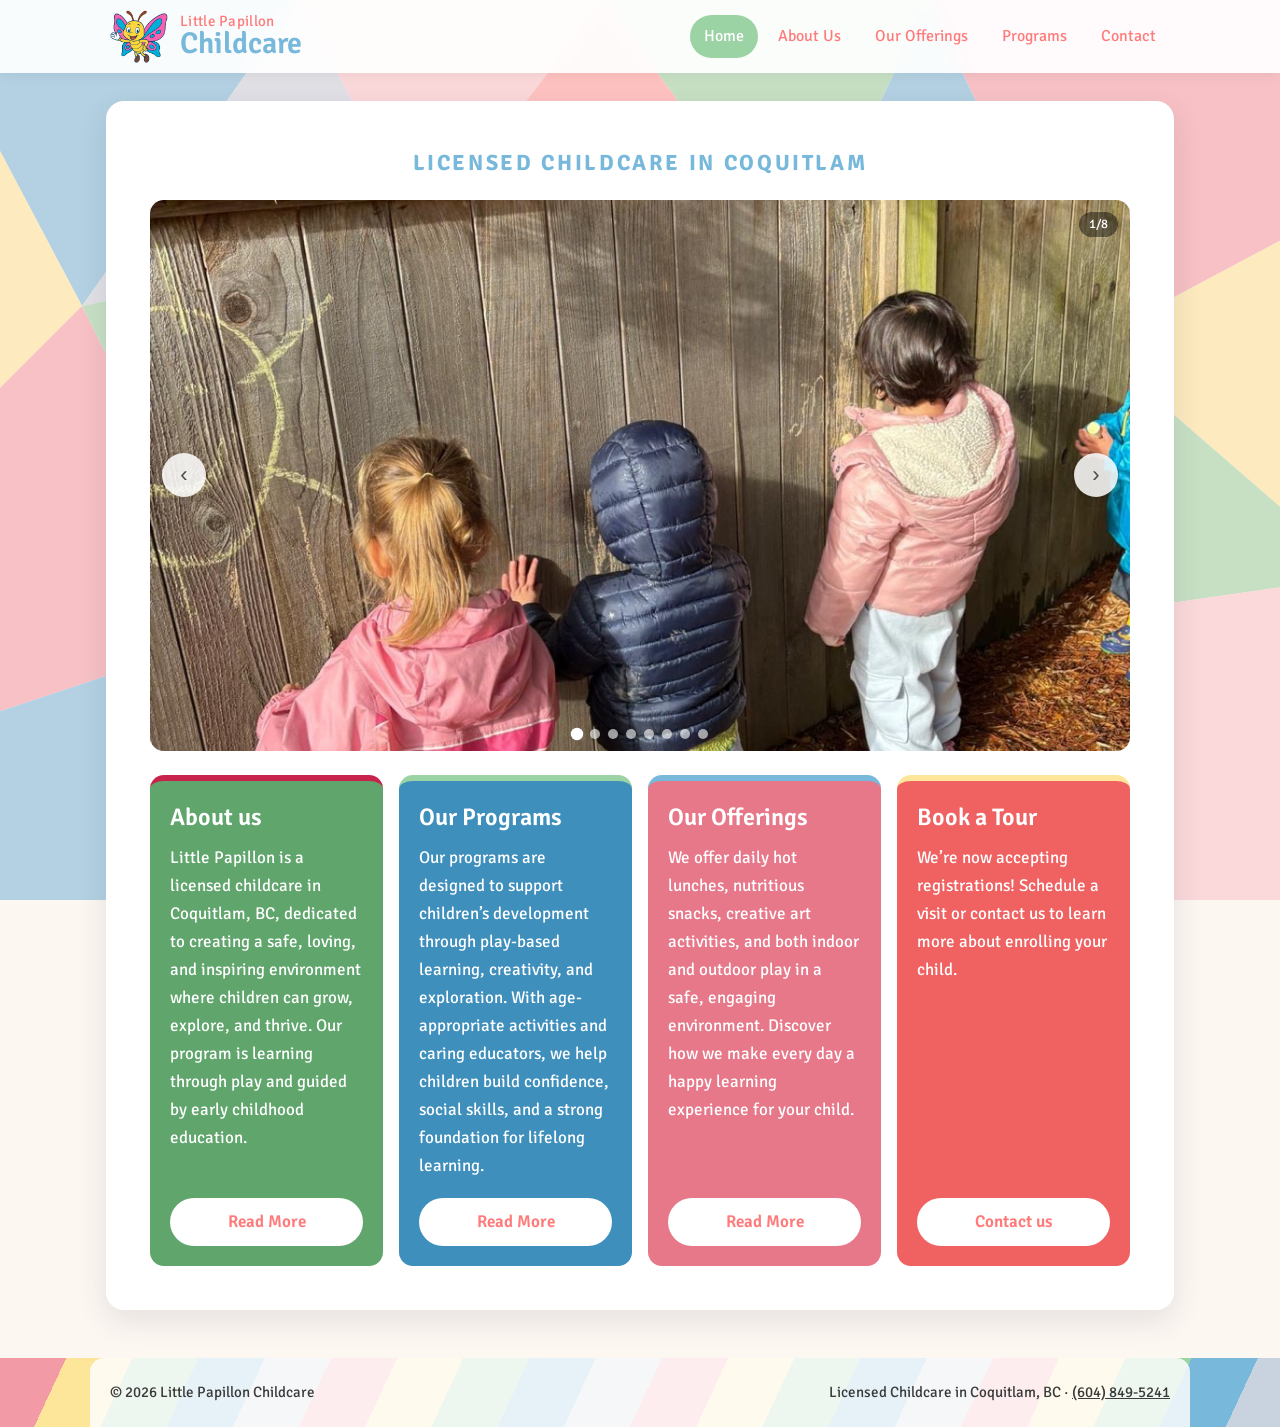
<file: index.html>
<!DOCTYPE html>
<html lang="en">
<head>
  <meta charset="utf-8">
  <meta name="viewport" content="width=device-width, initial-scale=1">
  <title>Little Papillon Childcare | Licensed Childcare in Coquitlam</title>
  <meta name="description" content="Little Papillon is a licensed childcare in Coquitlam, BC offering play-based learning, daily homemade hot lunches, and indoor and outdoor play.">
  <meta property="og:title" content="Little Papillon Childcare | Licensed Childcare in Coquitlam">
  <meta property="og:description" content="Little Papillon is a licensed childcare in Coquitlam, BC offering play-based learning, daily homemade hot lunches, and indoor and outdoor play.">
  <meta property="og:image" content="https://www.littlepapillon.ca/images/home/01.jpg">
  <link rel="icon" type="image/png" href="/images/favicon.png">
  <link rel="preconnect" href="https://fonts.googleapis.com">
  <link rel="preconnect" href="https://fonts.gstatic.com" crossorigin>
  <link href="https://fonts.googleapis.com/css2?family=Signika:wght@400;600;700&display=swap" rel="stylesheet">
  <link rel="stylesheet" href="/assets/style.css">
</head>
<body>
  <header class="site-header">
    <nav class="nav-wrap" aria-label="Main">
      <a class="brand" href="/">
        <img src="/images/logo.png" alt="Little Papillon butterfly logo" width="58" height="53">
        <span class="brand-text"><small>Little Papillon</small><strong>Childcare</strong></span>
      </a>
      <button class="nav-toggle" aria-label="Menu" aria-expanded="false"><span></span><span></span><span></span></button>
      <ul class="nav-links">
        <li><a href="/" aria-current="page">Home</a></li>
        <li><a href="/about">About Us</a></li>
        <li><a href="/offerings">Our Offerings</a></li>
        <li><a href="/programs">Programs</a></li>
        <li><a href="/contact">Contact</a></li>
      </ul>
    </nav>
  </header>

  <main>
    <div class="card">
      <p class="eyebrow">Licensed Childcare in Coquitlam</p>
      <div class="slideshow" data-autoplay="5000">
      <img class="slide" src="/images/home/01.jpg" alt="Children playing at Little Papillon Childcare" loading="eager">
      <img class="slide" src="/images/home/02.jpg" alt="Children playing at Little Papillon Childcare" loading="lazy">
      <img class="slide" src="/images/home/03.jpg" alt="Children playing at Little Papillon Childcare" loading="lazy">
      <img class="slide" src="/images/home/04.jpg" alt="Children playing at Little Papillon Childcare" loading="lazy">
      <img class="slide" src="/images/home/05.jpg" alt="Children playing at Little Papillon Childcare" loading="lazy">
      <img class="slide" src="/images/home/06.jpg" alt="Children playing at Little Papillon Childcare" loading="lazy">
      <img class="slide" src="/images/home/07.jpg" alt="Children playing at Little Papillon Childcare" loading="lazy">
      <img class="slide" src="/images/home/08.jpg" alt="Children playing at Little Papillon Childcare" loading="lazy">
    </div>

      <div class="tiles">
        <div class="tile green reveal">
          <h2>About us</h2>
          <p>Little Papillon is a licensed childcare in Coquitlam, BC, dedicated to creating a safe, loving, and inspiring environment where children can grow, explore, and thrive. Our program is learning through play and guided by early childhood education.</p>
          <a class="btn" href="/about">Read More</a>
        </div>
        <div class="tile blue reveal">
          <h2>Our Programs</h2>
          <p>Our programs are designed to support children&rsquo;s development through play-based learning, creativity, and exploration. With age-appropriate activities and caring educators, we help children build confidence, social skills, and a strong foundation for lifelong learning.</p>
          <a class="btn" href="/programs">Read More</a>
        </div>
        <div class="tile pink reveal">
          <h2>Our Offerings</h2>
          <p>We offer daily hot lunches, nutritious snacks, creative art activities, and both indoor and outdoor play in a safe, engaging environment. Discover how we make every day a happy learning experience for your child.</p>
          <a class="btn" href="/offerings">Read More</a>
        </div>
        <div class="tile coral reveal">
          <h2>Book a Tour</h2>
          <p>We&rsquo;re now accepting registrations! Schedule a visit or contact us to learn more about enrolling your child.</p>
          <a class="btn" href="/contact">Contact us</a>
        </div>
      </div>
    </div>
  </main>

  <footer class="site-footer">
    <div class="inner">
      <span>&copy; <span data-year>2026</span> Little Papillon Childcare</span>
      <span>Licensed Childcare in Coquitlam, BC &middot; <a href="tel:+16048495241">(604) 849-5241</a></span>
    </div>
  </footer>
  <script src="/assets/main.js" defer></script>
</body>
</html>
</file>
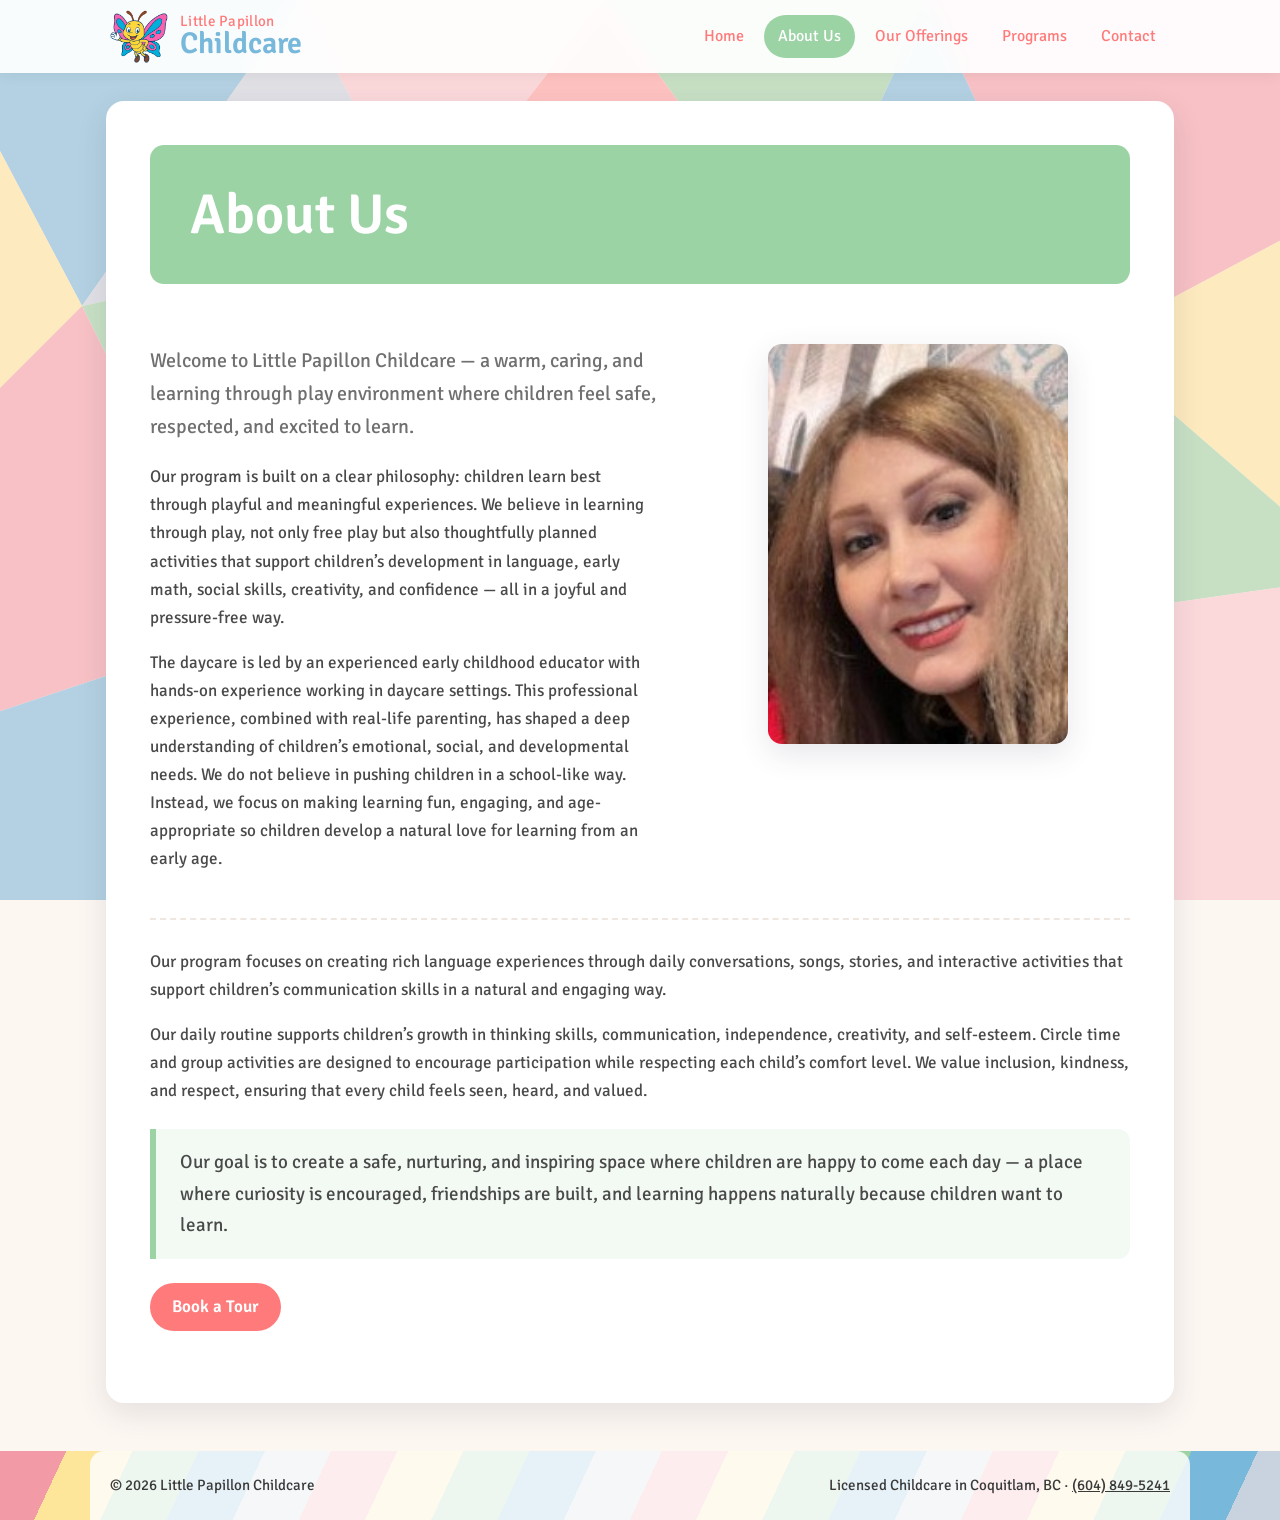
<file: about.html>
<!DOCTYPE html>
<html lang="en">
<head>
  <meta charset="utf-8">
  <meta name="viewport" content="width=device-width, initial-scale=1">
  <title>About Us | Little Papillon</title>
  <meta name="description" content="Learn about Little Papillon Childcare's learning-through-play philosophy in Coquitlam, BC.">
  <meta property="og:title" content="About Us | Little Papillon">
  <meta property="og:description" content="Learn about Little Papillon Childcare's learning-through-play philosophy in Coquitlam, BC.">
  <meta property="og:image" content="https://www.littlepapillon.ca/images/home/01.jpg">
  <link rel="icon" type="image/png" href="/images/favicon.png">
  <link rel="preconnect" href="https://fonts.googleapis.com">
  <link rel="preconnect" href="https://fonts.gstatic.com" crossorigin>
  <link href="https://fonts.googleapis.com/css2?family=Signika:wght@400;600;700&display=swap" rel="stylesheet">
  <link rel="stylesheet" href="/assets/style.css">
</head>
<body>
  <header class="site-header">
    <nav class="nav-wrap" aria-label="Main">
      <a class="brand" href="/">
        <img src="/images/logo.png" alt="Little Papillon butterfly logo" width="58" height="53">
        <span class="brand-text"><small>Little Papillon</small><strong>Childcare</strong></span>
      </a>
      <button class="nav-toggle" aria-label="Menu" aria-expanded="false"><span></span><span></span><span></span></button>
      <ul class="nav-links">
        <li><a href="/">Home</a></li>
        <li><a href="/about" aria-current="page">About Us</a></li>
        <li><a href="/offerings">Our Offerings</a></li>
        <li><a href="/programs">Programs</a></li>
        <li><a href="/contact">Contact</a></li>
      </ul>
    </nav>
  </header>

  <main>
    <div class="card">
      <div class="page-banner"><h1>About Us</h1></div>
      <div class="section">
        <div class="reveal">
          <p class="lead">Welcome to Little Papillon Childcare &mdash; a warm, caring, and learning through play environment where children feel safe, respected, and excited to learn.</p>
          <p>Our program is built on a clear philosophy: children learn best through playful and meaningful experiences. We believe in learning through play, not only free play but also thoughtfully planned activities that support children&rsquo;s development in language, early math, social skills, creativity, and confidence &mdash; all in a joyful and pressure-free way.</p>
    <p>The daycare is led by an experienced early childhood educator with hands-on experience working in daycare settings. This professional experience, combined with real-life parenting, has shaped a deep understanding of children&rsquo;s emotional, social, and developmental needs. We do not believe in pushing children in a school-like way. Instead, we focus on making learning fun, engaging, and age-appropriate so children develop a natural love for learning from an early age.</p>
        </div>
        <img class="about-img reveal" src="/images/about.jpg" alt="Little Papillon's lead educator">
      </div>
      <div class="section full reveal">
        <div>
          <p>Our program focuses on creating rich language experiences through daily conversations, songs, stories, and interactive activities that support children&rsquo;s communication skills in a natural and engaging way.</p>
    <p>Our daily routine supports children&rsquo;s growth in thinking skills, communication, independence, creativity, and self-esteem. Circle time and group activities are designed to encourage participation while respecting each child&rsquo;s comfort level. We value inclusion, kindness, and respect, ensuring that every child feels seen, heard, and valued.</p>
          <blockquote class="highlight">Our goal is to create a safe, nurturing, and inspiring space where children are happy to come each day &mdash; a place where curiosity is encouraged, friendships are built, and learning happens naturally because children want to learn.</blockquote>
          <a class="btn solid" href="/contact">Book a Tour</a>
        </div>
      </div>
    </div>
  </main>

  <footer class="site-footer">
    <div class="inner">
      <span>&copy; <span data-year>2026</span> Little Papillon Childcare</span>
      <span>Licensed Childcare in Coquitlam, BC &middot; <a href="tel:+16048495241">(604) 849-5241</a></span>
    </div>
  </footer>
  <script src="/assets/main.js" defer></script>
</body>
</html>
</file>
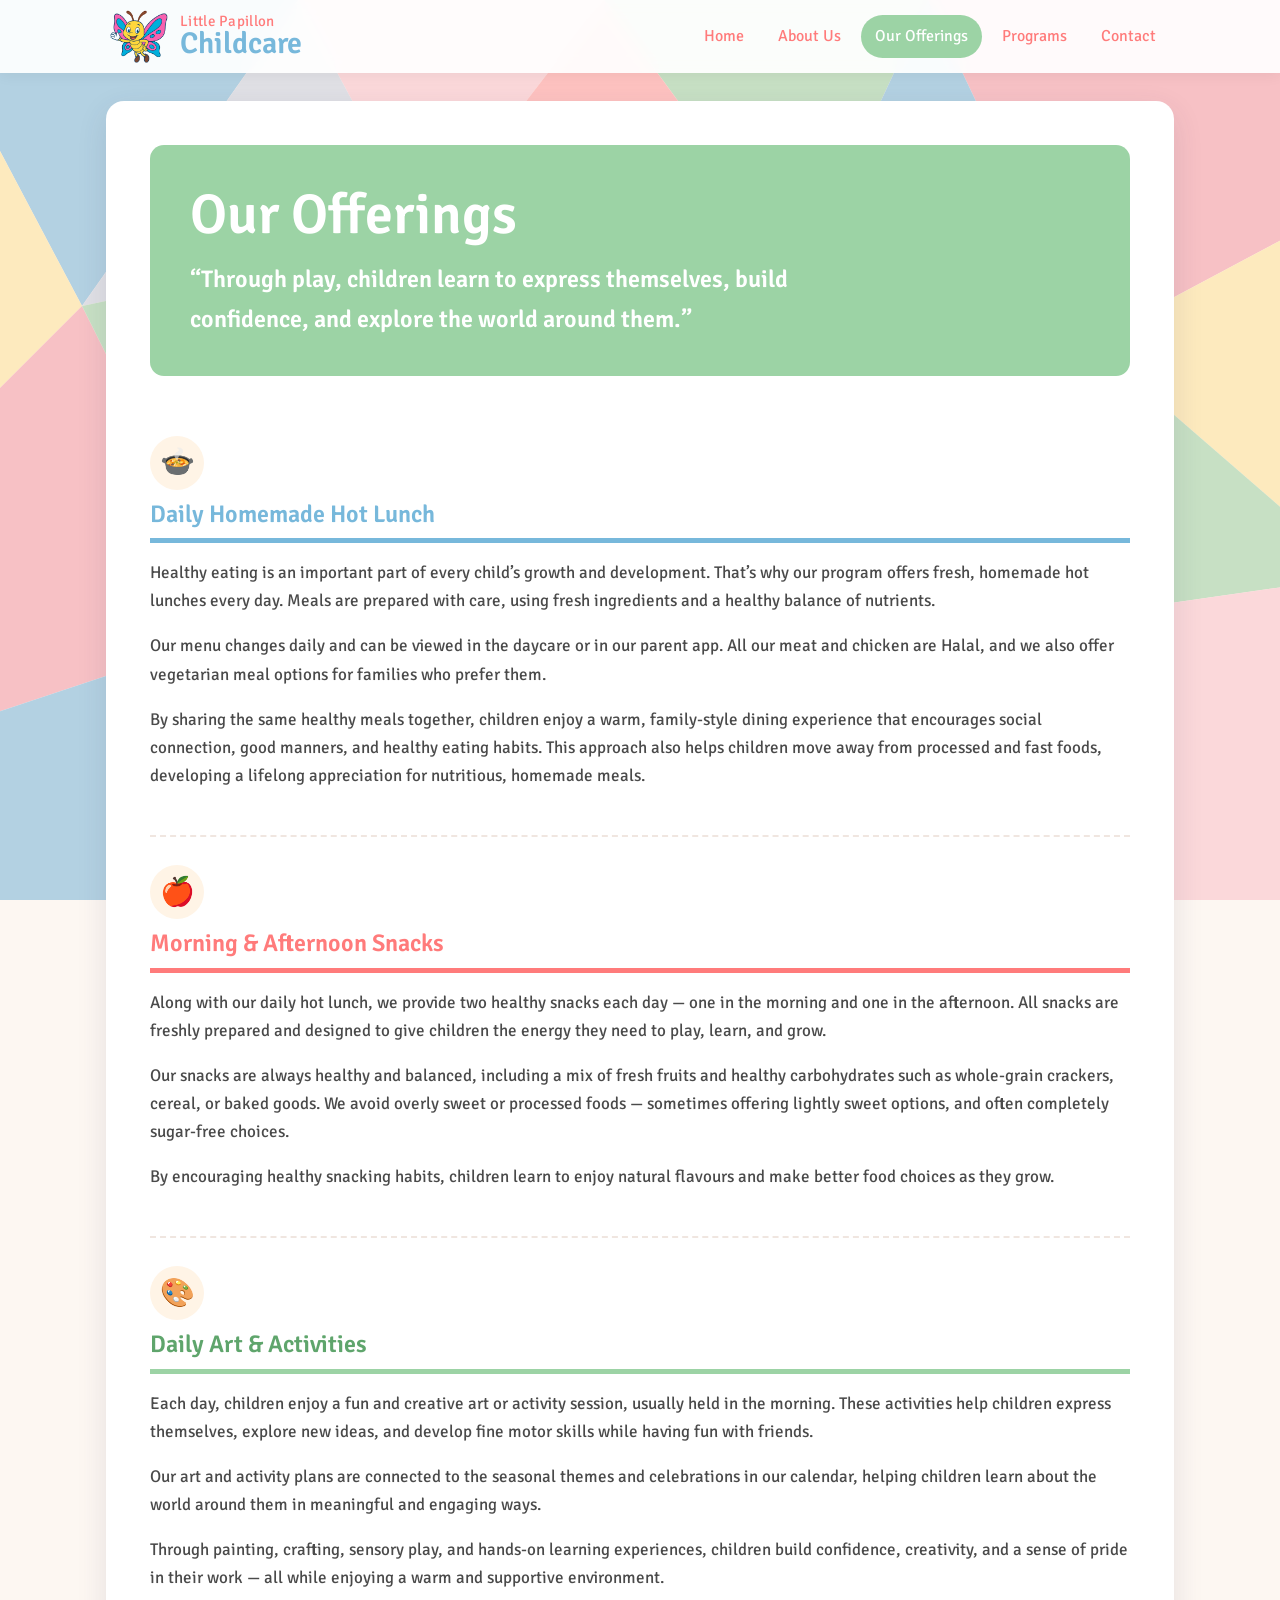
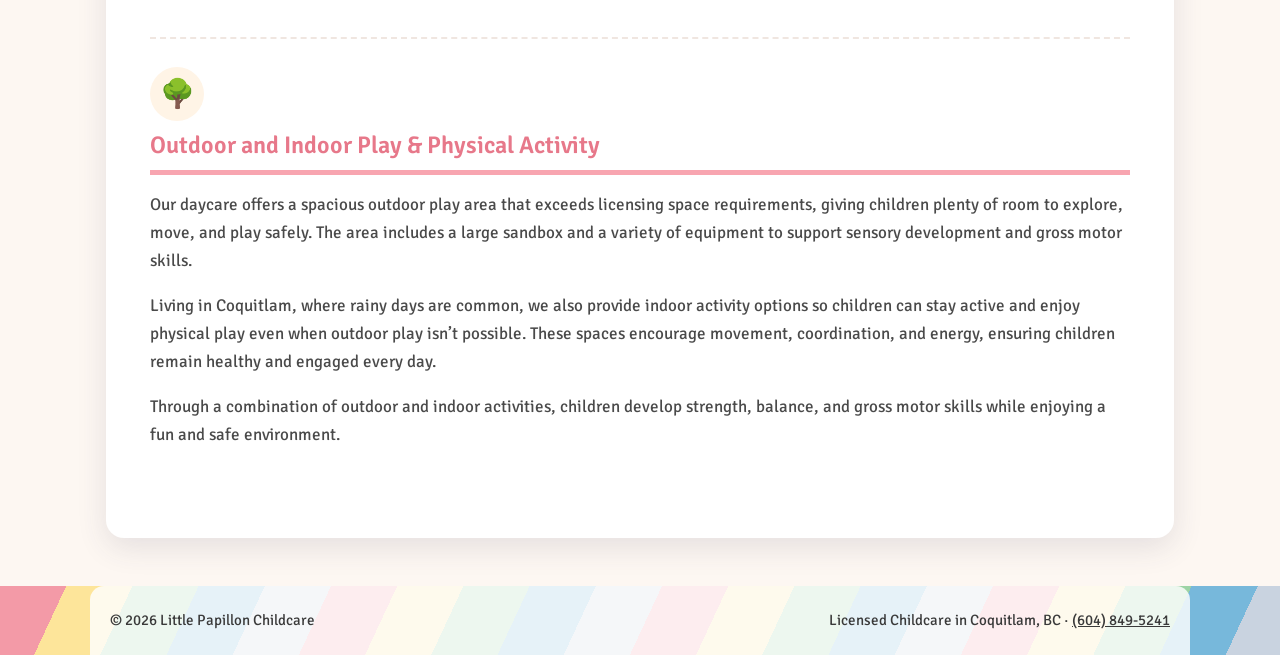
<file: offerings.html>
<!DOCTYPE html>
<html lang="en">
<head>
  <meta charset="utf-8">
  <meta name="viewport" content="width=device-width, initial-scale=1">
  <title>Our Offerings | Little Papillon</title>
  <meta name="description" content="Daily homemade Halal hot lunches, healthy snacks, art activities, and indoor and outdoor play at Little Papillon Childcare.">
  <meta property="og:title" content="Our Offerings | Little Papillon">
  <meta property="og:description" content="Daily homemade Halal hot lunches, healthy snacks, art activities, and indoor and outdoor play at Little Papillon Childcare.">
  <meta property="og:image" content="https://www.littlepapillon.ca/images/home/01.jpg">
  <link rel="icon" type="image/png" href="/images/favicon.png">
  <link rel="preconnect" href="https://fonts.googleapis.com">
  <link rel="preconnect" href="https://fonts.gstatic.com" crossorigin>
  <link href="https://fonts.googleapis.com/css2?family=Signika:wght@400;600;700&display=swap" rel="stylesheet">
  <link rel="stylesheet" href="/assets/style.css">
</head>
<body>
  <header class="site-header">
    <nav class="nav-wrap" aria-label="Main">
      <a class="brand" href="/">
        <img src="/images/logo.png" alt="Little Papillon butterfly logo" width="58" height="53">
        <span class="brand-text"><small>Little Papillon</small><strong>Childcare</strong></span>
      </a>
      <button class="nav-toggle" aria-label="Menu" aria-expanded="false"><span></span><span></span><span></span></button>
      <ul class="nav-links">
        <li><a href="/">Home</a></li>
        <li><a href="/about">About Us</a></li>
        <li><a href="/offerings" aria-current="page">Our Offerings</a></li>
        <li><a href="/programs">Programs</a></li>
        <li><a href="/contact">Contact</a></li>
      </ul>
    </nav>
  </header>

  <main>
    <div class="card">
      <div class="page-banner">
        <h1>Our Offerings</h1>
        <p>&ldquo;Through play, children learn to express themselves, build confidence, and explore the world around them.&rdquo;</p>
      </div>
      <section class="section full reveal">
      <div>
        <div class="icon-badge" aria-hidden="true">🍲</div>
        <h2>Daily Homemade Hot Lunch</h2>
        <p>Healthy eating is an important part of every child&rsquo;s growth and development. That&rsquo;s why our program offers fresh, homemade hot lunches every day. Meals are prepared with care, using fresh ingredients and a healthy balance of nutrients.</p>
    <p>Our menu changes daily and can be viewed in the daycare or in our parent app. All our meat and chicken are Halal, and we also offer vegetarian meal options for families who prefer them.</p>
    <p>By sharing the same healthy meals together, children enjoy a warm, family-style dining experience that encourages social connection, good manners, and healthy eating habits. This approach also helps children move away from processed and fast foods, developing a lifelong appreciation for nutritious, homemade meals.</p>
      </div>
    </section>
    <section class="section full reveal">
      <div>
        <div class="icon-badge" aria-hidden="true">🍎</div>
        <h2>Morning &amp; Afternoon Snacks</h2>
        <p>Along with our daily hot lunch, we provide two healthy snacks each day &mdash; one in the morning and one in the afternoon. All snacks are freshly prepared and designed to give children the energy they need to play, learn, and grow.</p>
    <p>Our snacks are always healthy and balanced, including a mix of fresh fruits and healthy carbohydrates such as whole-grain crackers, cereal, or baked goods. We avoid overly sweet or processed foods &mdash; sometimes offering lightly sweet options, and often completely sugar-free choices.</p>
    <p>By encouraging healthy snacking habits, children learn to enjoy natural flavours and make better food choices as they grow.</p>
      </div>
    </section>
    <section class="section full reveal">
      <div>
        <div class="icon-badge" aria-hidden="true">🎨</div>
        <h2>Daily Art &amp; Activities</h2>
        <p>Each day, children enjoy a fun and creative art or activity session, usually held in the morning. These activities help children express themselves, explore new ideas, and develop fine motor skills while having fun with friends.</p>
    <p>Our art and activity plans are connected to the seasonal themes and celebrations in our calendar, helping children learn about the world around them in meaningful and engaging ways.</p>
    <p>Through painting, crafting, sensory play, and hands-on learning experiences, children build confidence, creativity, and a sense of pride in their work &mdash; all while enjoying a warm and supportive environment.</p>
      </div>
    </section>
    <section class="section full reveal">
      <div>
        <div class="icon-badge" aria-hidden="true">🌳</div>
        <h2>Outdoor and Indoor Play &amp; Physical Activity</h2>
        <p>Our daycare offers a spacious outdoor play area that exceeds licensing space requirements, giving children plenty of room to explore, move, and play safely. The area includes a large sandbox and a variety of equipment to support sensory development and gross motor skills.</p>
    <p>Living in Coquitlam, where rainy days are common, we also provide indoor activity options so children can stay active and enjoy physical play even when outdoor play isn&rsquo;t possible. These spaces encourage movement, coordination, and energy, ensuring children remain healthy and engaged every day.</p>
    <p>Through a combination of outdoor and indoor activities, children develop strength, balance, and gross motor skills while enjoying a fun and safe environment.</p>
      </div>
    </section>
    </div>
  </main>

  <footer class="site-footer">
    <div class="inner">
      <span>&copy; <span data-year>2026</span> Little Papillon Childcare</span>
      <span>Licensed Childcare in Coquitlam, BC &middot; <a href="tel:+16048495241">(604) 849-5241</a></span>
    </div>
  </footer>
  <script src="/assets/main.js" defer></script>
</body>
</html>
</file>
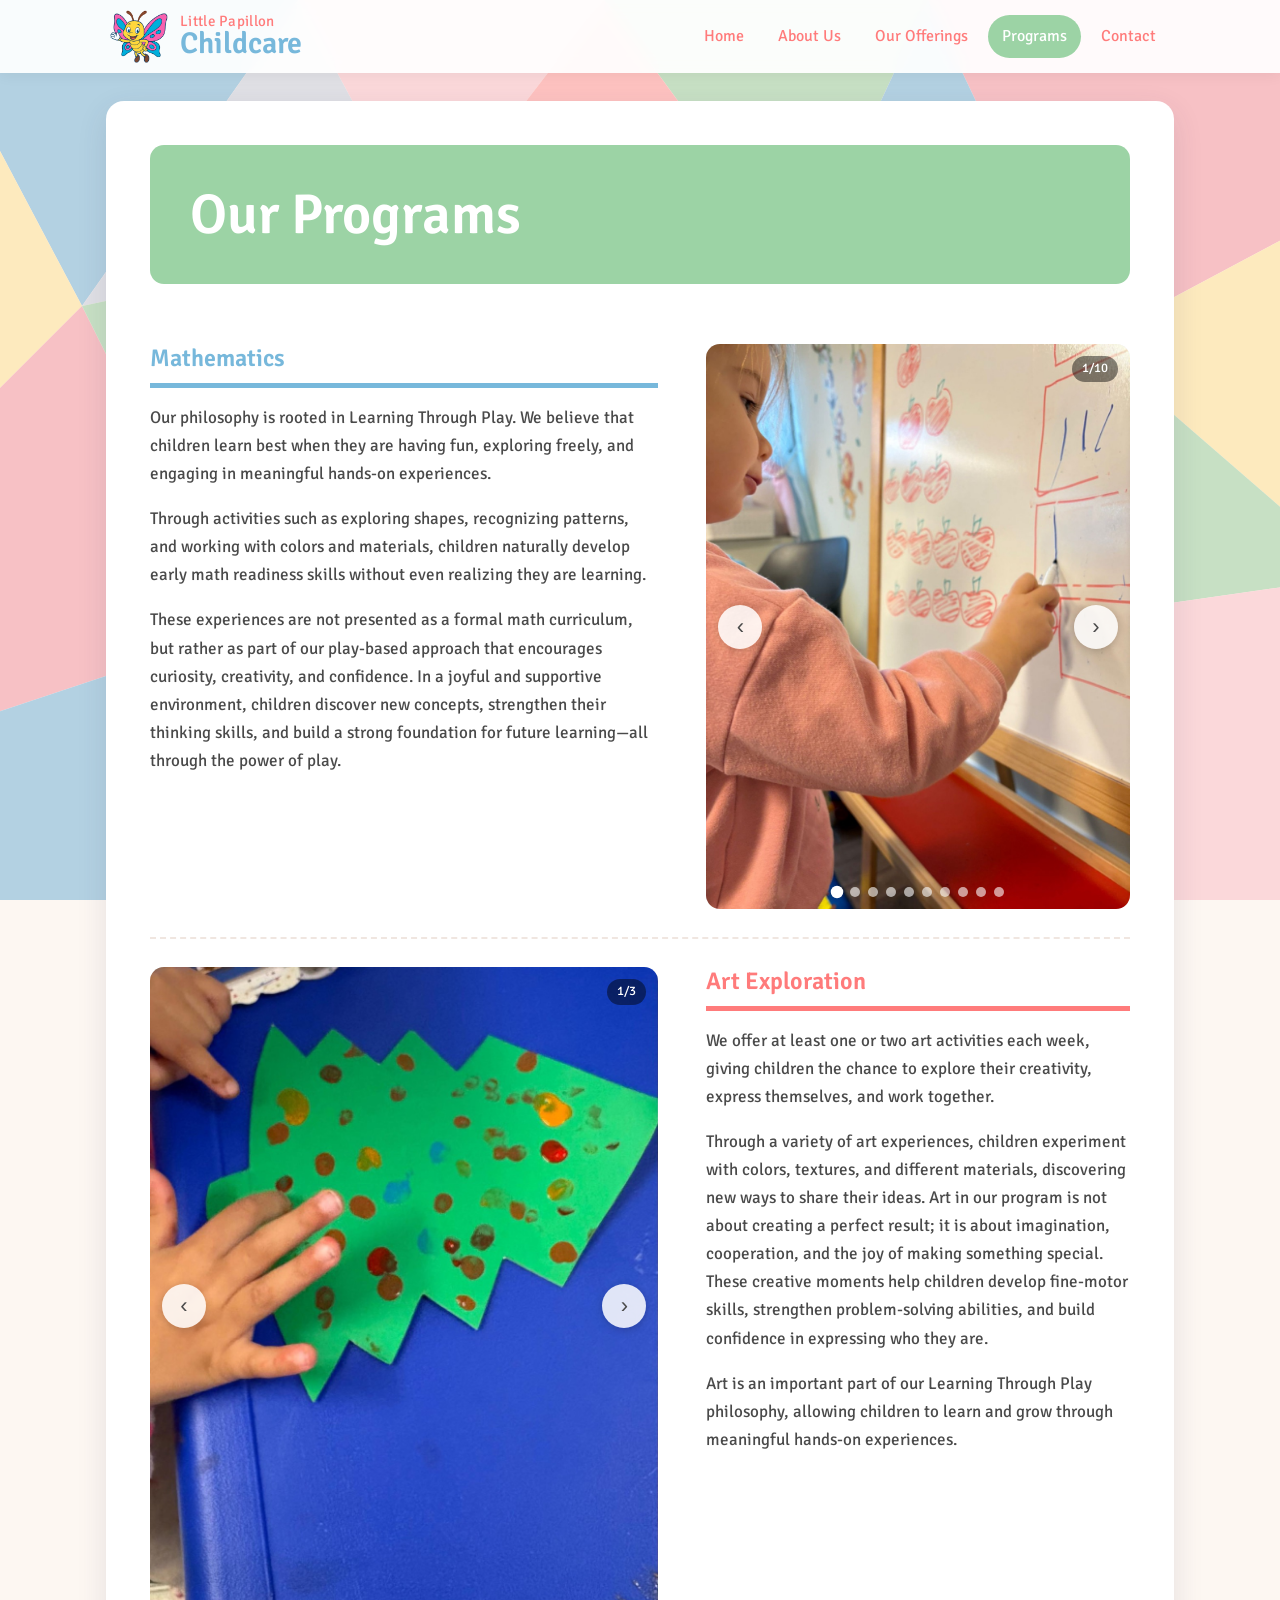
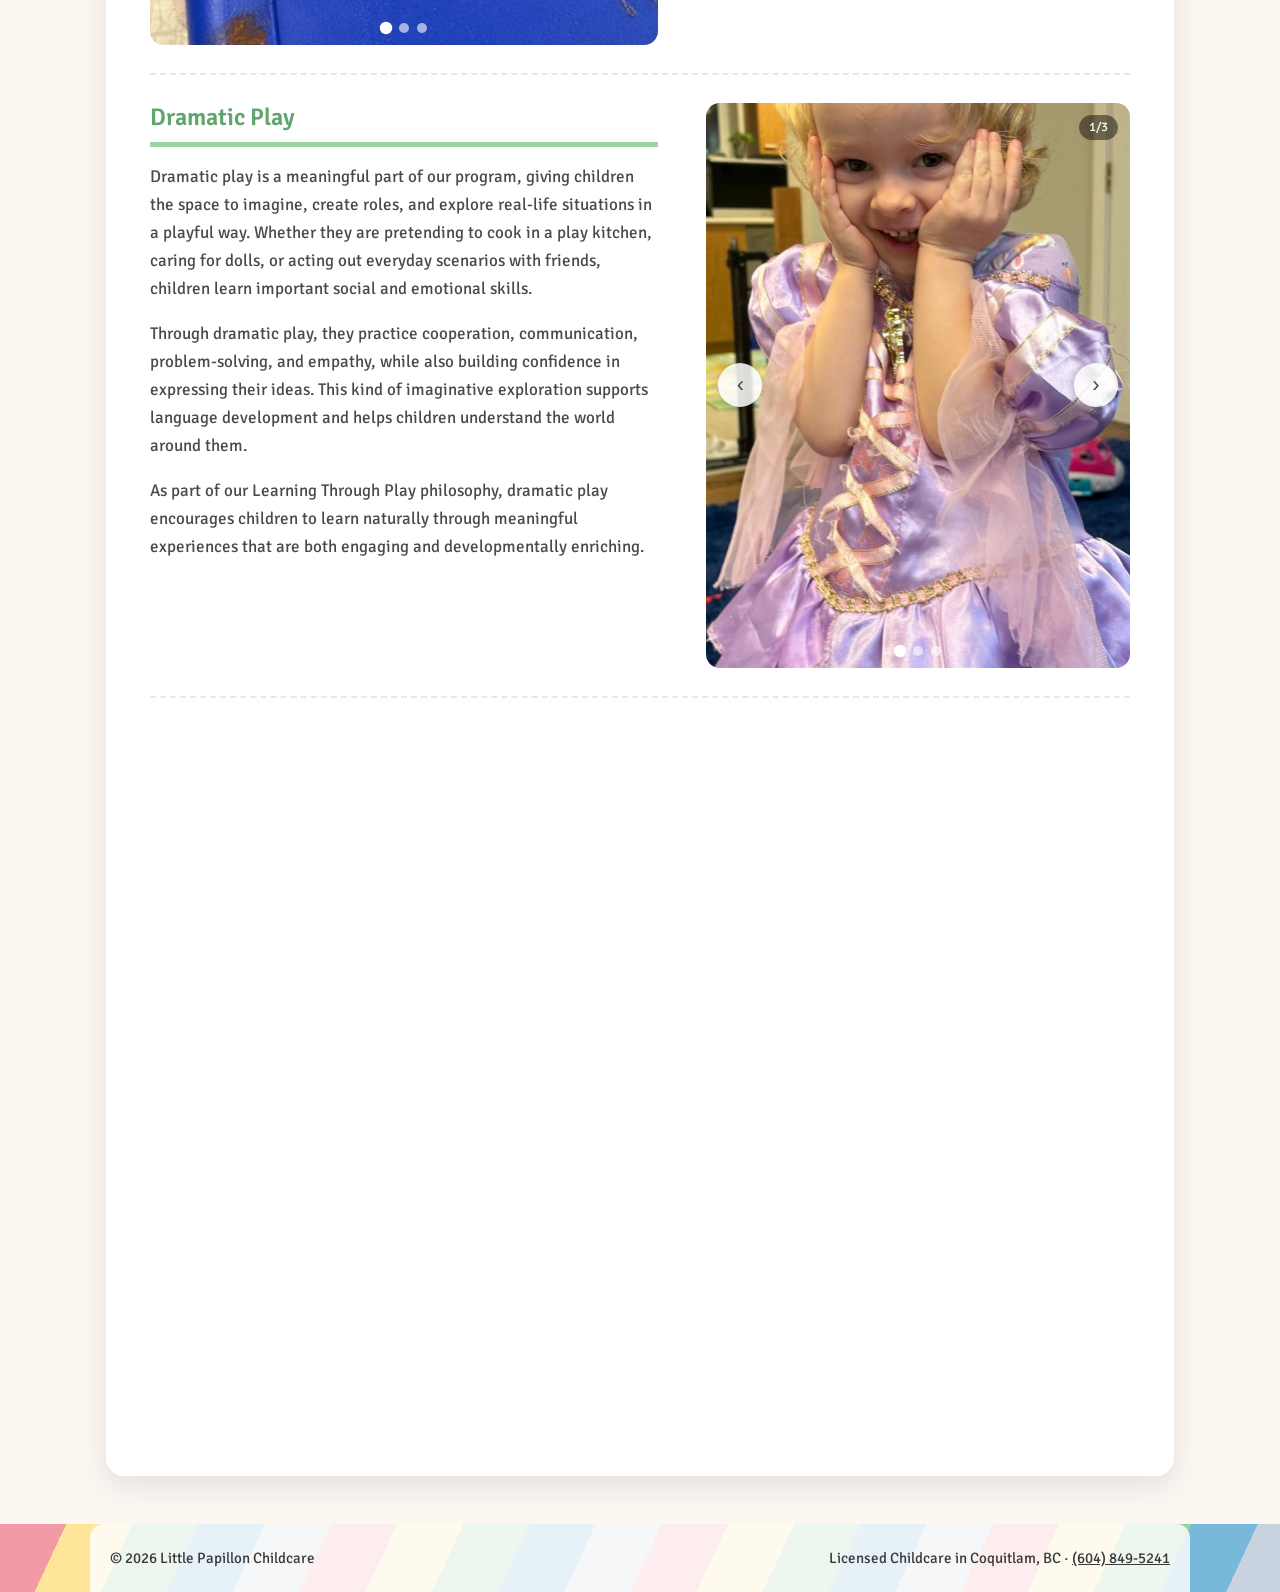
<file: programs.html>
<!DOCTYPE html>
<html lang="en">
<head>
  <meta charset="utf-8">
  <meta name="viewport" content="width=device-width, initial-scale=1">
  <title>Programs | Little Papillon</title>
  <meta name="description" content="Play-based programs in mathematics, art, dramatic play, and cooking at Little Papillon Childcare, Coquitlam.">
  <meta property="og:title" content="Programs | Little Papillon">
  <meta property="og:description" content="Play-based programs in mathematics, art, dramatic play, and cooking at Little Papillon Childcare, Coquitlam.">
  <meta property="og:image" content="https://www.littlepapillon.ca/images/home/01.jpg">
  <link rel="icon" type="image/png" href="/images/favicon.png">
  <link rel="preconnect" href="https://fonts.googleapis.com">
  <link rel="preconnect" href="https://fonts.gstatic.com" crossorigin>
  <link href="https://fonts.googleapis.com/css2?family=Signika:wght@400;600;700&display=swap" rel="stylesheet">
  <link rel="stylesheet" href="/assets/style.css">
</head>
<body>
  <header class="site-header">
    <nav class="nav-wrap" aria-label="Main">
      <a class="brand" href="/">
        <img src="/images/logo.png" alt="Little Papillon butterfly logo" width="58" height="53">
        <span class="brand-text"><small>Little Papillon</small><strong>Childcare</strong></span>
      </a>
      <button class="nav-toggle" aria-label="Menu" aria-expanded="false"><span></span><span></span><span></span></button>
      <ul class="nav-links">
        <li><a href="/">Home</a></li>
        <li><a href="/about">About Us</a></li>
        <li><a href="/offerings">Our Offerings</a></li>
        <li><a href="/programs" aria-current="page">Programs</a></li>
        <li><a href="/contact">Contact</a></li>
      </ul>
    </nav>
  </header>

  <main>
    <div class="card">
      <div class="page-banner"><h1>Our Programs</h1></div>
      <section class="section">
      <div class="reveal">
        <h2>Mathematics</h2>
        <p>Our philosophy is rooted in Learning Through Play. We believe that children learn best when they are having fun, exploring freely, and engaging in meaningful hands-on experiences.</p>
    <p>Through activities such as exploring shapes, recognizing patterns, and working with colors and materials, children naturally develop early math readiness skills without even realizing they are learning.</p>
    <p>These experiences are not presented as a formal math curriculum, but rather as part of our play-based approach that encourages curiosity, creativity, and confidence. In a joyful and supportive environment, children discover new concepts, strengthen their thinking skills, and build a strong foundation for future learning&mdash;all through the power of play.</p>
      </div>
      <div class="reveal">
        <div class="slideshow portrait">
      <img class="slide" src="/images/programs/math-01.jpg" alt="Mathematics at Little Papillon" loading="eager">
      <img class="slide" src="/images/programs/math-02.jpg" alt="Mathematics at Little Papillon" loading="lazy">
      <img class="slide" src="/images/programs/math-03.jpg" alt="Mathematics at Little Papillon" loading="lazy">
      <img class="slide" src="/images/programs/math-04.jpg" alt="Mathematics at Little Papillon" loading="lazy">
      <img class="slide" src="/images/programs/math-05.jpg" alt="Mathematics at Little Papillon" loading="lazy">
      <img class="slide" src="/images/programs/math-06.jpg" alt="Mathematics at Little Papillon" loading="lazy">
      <img class="slide" src="/images/programs/math-07.jpg" alt="Mathematics at Little Papillon" loading="lazy">
      <img class="slide" src="/images/programs/math-08.jpg" alt="Mathematics at Little Papillon" loading="lazy">
      <img class="slide" src="/images/programs/math-09.jpg" alt="Mathematics at Little Papillon" loading="lazy">
      <img class="slide" src="/images/programs/math-10.jpg" alt="Mathematics at Little Papillon" loading="lazy">
    </div>
      </div>
    </section>
    <section class="section reverse">
      <div class="reveal">
        <h2>Art Exploration</h2>
        <p>We offer at least one or two art activities each week, giving children the chance to explore their creativity, express themselves, and work together.</p>
    <p>Through a variety of art experiences, children experiment with colors, textures, and different materials, discovering new ways to share their ideas. Art in our program is not about creating a perfect result; it is about imagination, cooperation, and the joy of making something special. These creative moments help children develop fine-motor skills, strengthen problem-solving abilities, and build confidence in expressing who they are.</p>
    <p>Art is an important part of our Learning Through Play philosophy, allowing children to learn and grow through meaningful hands-on experiences.</p>
      </div>
      <div class="reveal">
        <div class="slideshow portrait">
      <img class="slide" src="/images/programs/art-01.jpg" alt="Art Exploration at Little Papillon" loading="eager">
      <img class="slide" src="/images/programs/art-02.jpg" alt="Art Exploration at Little Papillon" loading="lazy">
      <img class="slide" src="/images/programs/art-03.jpg" alt="Art Exploration at Little Papillon" loading="lazy">
    </div>
      </div>
    </section>
    <section class="section">
      <div class="reveal">
        <h2>Dramatic Play</h2>
        <p>Dramatic play is a meaningful part of our program, giving children the space to imagine, create roles, and explore real-life situations in a playful way. Whether they are pretending to cook in a play kitchen, caring for dolls, or acting out everyday scenarios with friends, children learn important social and emotional skills.</p>
    <p>Through dramatic play, they practice cooperation, communication, problem-solving, and empathy, while also building confidence in expressing their ideas. This kind of imaginative exploration supports language development and helps children understand the world around them.</p>
    <p>As part of our Learning Through Play philosophy, dramatic play encourages children to learn naturally through meaningful experiences that are both engaging and developmentally enriching.</p>
      </div>
      <div class="reveal">
        <div class="slideshow portrait">
      <img class="slide" src="/images/programs/drama-01.jpg" alt="Dramatic Play at Little Papillon" loading="eager">
      <img class="slide" src="/images/programs/drama-02.jpg" alt="Dramatic Play at Little Papillon" loading="lazy">
      <img class="slide" src="/images/programs/drama-03.jpg" alt="Dramatic Play at Little Papillon" loading="lazy">
    </div>
      </div>
    </section>
    <section class="section reverse">
      <div class="reveal">
        <h2>Cooking Activities</h2>
        <p>We offer one or two cooking activities each month, giving children the joy of preparing something they can make and enjoy themselves. These simple, child-friendly cooking experiences&mdash;whether it&rsquo;s a small snack after playtime or a fun breakfast item&mdash;help children feel proud and independent.</p>
    <p>Through cooking, they learn to follow steps, work together, and explore new textures and flavors. It also supports early math and language development as they mix, measure, and talk about what they are creating.</p>
    <p>As part of our Learning Through Play philosophy, cooking activities provide meaningful, hands-on experiences that children truly love and look forward to.</p>
      </div>
      <div class="reveal">
        <div class="slideshow portrait">
      <img class="slide" src="/images/programs/cooking-01.jpg" alt="Cooking Activities at Little Papillon" loading="eager">
      <img class="slide" src="/images/programs/cooking-02.jpg" alt="Cooking Activities at Little Papillon" loading="lazy">
      <img class="slide" src="/images/programs/cooking-03.jpg" alt="Cooking Activities at Little Papillon" loading="lazy">
    </div>
      </div>
    </section>
    </div>
  </main>

  <footer class="site-footer">
    <div class="inner">
      <span>&copy; <span data-year>2026</span> Little Papillon Childcare</span>
      <span>Licensed Childcare in Coquitlam, BC &middot; <a href="tel:+16048495241">(604) 849-5241</a></span>
    </div>
  </footer>
  <script src="/assets/main.js" defer></script>
</body>
</html>
</file>
<file: assets/style.css>
/* Little Papillon Childcare */
:root {
  --green: #9cd3a5;
  --green-dark: #5fa56c;
  --blue: #77b8db;
  --blue-dark: #3f8fbd;
  --coral: #ff7b7b;
  --pink: #f8a5b0;
  --crimson: #c8244b;
  --yellow: #fde59a;
  --text: #4a4a4a;
  --muted: #717070;
  --card: #ffffff;
  --radius: 18px;
  --shadow: 0 10px 30px rgba(60, 60, 90, 0.12);
  --maxw: 1100px;
}

* { box-sizing: border-box; }
html { scroll-behavior: smooth; }
body {
  margin: 0;
  font-family: "Signika", system-ui, sans-serif;
  color: var(--text);
  line-height: 1.65;
  font-size: 17px;
  background: #fdf7f2 url("../images/bg.svg") center top / cover fixed;
  min-height: 100vh;
  display: flex;
  flex-direction: column;
}
img { max-width: 100%; display: block; }
a { color: var(--blue-dark); }
h1, h2, h3 { line-height: 1.2; margin: 0 0 .5em; font-weight: 600; }

/* ---------- Header ---------- */
.site-header {
  position: sticky; top: 0; z-index: 50;
  background: rgba(255, 255, 255, .92);
  backdrop-filter: blur(8px);
  box-shadow: 0 2px 14px rgba(0,0,0,.06);
}
.nav-wrap {
  max-width: var(--maxw); margin: 0 auto; padding: 10px 20px;
  display: flex; align-items: center; justify-content: space-between; gap: 16px;
}
.brand { display: flex; align-items: center; gap: 12px; text-decoration: none; }
.brand img { width: 58px; height: auto; transition: transform .4s; }
.brand:hover img { transform: rotate(-8deg) scale(1.05); }
.brand-text { display: flex; flex-direction: column; line-height: 1; }
.brand-text small { color: var(--coral); font-size: 15px; letter-spacing: .02em; }
.brand-text strong { color: var(--blue); font-size: 30px; font-weight: 600; }

.nav-links { display: flex; gap: 6px; list-style: none; margin: 0; padding: 0; }
.nav-links a {
  display: block; padding: 8px 14px; border-radius: 999px;
  color: var(--coral); text-decoration: none; font-size: 16px;
  transition: background .2s, color .2s;
}
.nav-links a:hover { background: #fff0f0; }
.nav-links a[aria-current="page"] { color: #fff; background: var(--green); }

.nav-toggle {
  display: none; background: none; border: 0; cursor: pointer; padding: 8px;
}
.nav-toggle span { display: block; width: 26px; height: 3px; margin: 5px 0; background: var(--coral); border-radius: 2px; transition: .3s; }
.nav-toggle[aria-expanded="true"] span:nth-child(1) { transform: translateY(8px) rotate(45deg); }
.nav-toggle[aria-expanded="true"] span:nth-child(2) { opacity: 0; }
.nav-toggle[aria-expanded="true"] span:nth-child(3) { transform: translateY(-8px) rotate(-45deg); }

@media (max-width: 820px) {
  .nav-toggle { display: block; }
  .nav-links {
    position: absolute; left: 0; right: 0; top: 100%;
    flex-direction: column; gap: 0; background: #fff; padding: 8px 16px 16px;
    box-shadow: 0 10px 20px rgba(0,0,0,.08);
    display: none;
  }
  .nav-links.open { display: flex; }
  .nav-links a { padding: 12px 14px; }
}

/* ---------- Layout ---------- */
main { flex: 1; width: 100%; max-width: var(--maxw); margin: 28px auto 48px; padding: 0 16px; }
.card { background: var(--card); border-radius: var(--radius); box-shadow: var(--shadow); padding: clamp(20px, 4vw, 44px); }
.card + .card { margin-top: 28px; }

.page-banner {
  background: var(--green); color: #fff; border-radius: 14px;
  padding: clamp(20px, 4vw, 36px) clamp(20px, 4vw, 40px); margin-bottom: 32px;
}
.page-banner h1 { font-size: clamp(34px, 6vw, 56px); margin: 0; }
.page-banner p { font-size: clamp(18px, 2.4vw, 24px); margin: .5em 0 0; font-weight: 600; max-width: 720px; }

.eyebrow {
  text-align: center; text-transform: uppercase; letter-spacing: .12em;
  color: var(--blue); font-weight: 700; font-size: clamp(16px, 2.4vw, 22px); margin: 0 0 18px;
}

/* ---------- Slideshow ---------- */
.slideshow { position: relative; border-radius: 14px; overflow: hidden; background: #eee; aspect-ratio: 16 / 9; }
.slideshow.portrait { aspect-ratio: 3 / 4; }
.slideshow .slide {
  position: absolute; inset: 0; width: 100%; height: 100%; object-fit: cover;
  opacity: 0; transition: opacity .8s ease;
}
.slideshow .slide.active { opacity: 1; }
.slide-btn {
  position: absolute; top: 50%; transform: translateY(-50%);
  width: 44px; height: 44px; border-radius: 50%; border: 0; cursor: pointer;
  background: rgba(255,255,255,.85); color: var(--text); font-size: 22px; line-height: 1;
  display: grid; place-items: center; box-shadow: 0 2px 8px rgba(0,0,0,.2);
  transition: background .2s;
}
.slide-btn:hover { background: #fff; }
.slide-btn.prev { left: 12px; }
.slide-btn.next { right: 12px; }
.slide-dots { position: absolute; bottom: 12px; left: 0; right: 0; display: flex; justify-content: center; gap: 8px; }
.slide-dots button { width: 10px; height: 10px; border-radius: 50%; border: 0; padding: 0; background: rgba(255,255,255,.6); cursor: pointer; }
.slide-dots button.active { background: #fff; transform: scale(1.25); }
.slide-count { position: absolute; top: 12px; right: 12px; background: rgba(0,0,0,.45); color: #fff; font-size: 13px; padding: 2px 10px; border-radius: 999px; }

/* ---------- Home tiles ---------- */
.tiles { display: grid; grid-template-columns: repeat(4, 1fr); gap: 16px; margin-top: 24px; }
.tile {
  color: #fff; border-radius: 14px; padding: 22px 20px 20px; display: flex; flex-direction: column;
  border-top: 6px solid rgba(0,0,0,.12); transition: transform .25s, box-shadow .25s;
}
.tile:hover { transform: translateY(-4px); box-shadow: var(--shadow); }
.tile h2 { font-size: 24px; }
.tile p { flex: 1; margin: 0 0 18px; }
.tile .btn { align-self: stretch; text-align: center; }
.tile.green { background: var(--green-dark); border-top-color: var(--crimson); }
.tile.blue { background: var(--blue-dark); border-top-color: var(--green); }
.tile.pink { background: #e7788a; border-top-color: var(--blue); }
.tile.coral { background: #f06262; border-top-color: var(--yellow); }
@media (max-width: 900px) { .tiles { grid-template-columns: repeat(2, 1fr); } }
@media (max-width: 540px) { .tiles { grid-template-columns: 1fr; } }

.btn {
  display: inline-block; background: #fff; color: var(--coral); text-decoration: none;
  padding: 10px 22px; border-radius: 999px; font-weight: 600; border: 0; cursor: pointer;
  font: inherit; font-weight: 600; transition: transform .15s, box-shadow .2s;
}
.btn:hover { transform: translateY(-2px); box-shadow: 0 6px 16px rgba(0,0,0,.15); }
.btn.solid { background: var(--coral); color: #fff; }

/* ---------- Content sections ---------- */
.section { display: grid; grid-template-columns: 1.2fr 1fr; gap: clamp(20px, 4vw, 48px); align-items: start; padding: 28px 0; }
.section + .section { border-top: 2px dashed #f0e6e0; }
.section.reverse > :first-child { order: 2; }
.section h2 {
  color: var(--blue); font-size: 24px; padding-bottom: 10px; margin-bottom: 16px;
  border-bottom: 5px solid var(--blue);
}
.section:nth-of-type(4n+2) h2 { color: var(--coral); border-color: var(--coral); }
.section:nth-of-type(4n+3) h2 { color: var(--green-dark); border-color: var(--green); }
.section:nth-of-type(4n+4) h2 { color: #e7788a; border-color: var(--pink); }
.section p { margin: 0 0 1em; }
.section.full { grid-template-columns: 1fr; }
@media (max-width: 760px) {
  .section { grid-template-columns: 1fr; }
  .section.reverse > :first-child { order: 0; }
}

.icon-badge { width: 54px; height: 54px; border-radius: 50%; display: grid; place-items: center; font-size: 28px; margin-bottom: 10px; background: #fff4e6; }

.about-img { border-radius: 14px; width: min(100%, 300px); aspect-ratio: 3 / 4; object-fit: cover; object-position: 50% 40%; justify-self: center; box-shadow: var(--shadow); }
.lead { font-size: 20px; color: var(--muted); }
blockquote.highlight {
  margin: 24px 0; padding: 18px 24px; border-left: 6px solid var(--green);
  background: #f3faf4; border-radius: 0 12px 12px 0; font-size: 19px;
}

/* ---------- Contact ---------- */
.contact-grid { display: grid; grid-template-columns: 1fr 1.1fr; gap: clamp(20px, 4vw, 48px); }
@media (max-width: 800px) { .contact-grid { grid-template-columns: 1fr; } }
.contact-list { list-style: none; padding: 0; margin: 24px 0; }
.contact-list li { display: flex; gap: 14px; align-items: flex-start; margin-bottom: 16px; }
.contact-list .ic { flex: 0 0 40px; height: 40px; border-radius: 50%; display: grid; place-items: center; background: #fff0f0; color: var(--coral); font-size: 18px; }
.map { width: 100%; height: 260px; border: 0; border-radius: 14px; margin-top: 8px; }

form .row { display: grid; grid-template-columns: 1fr 1fr; gap: 14px; }
@media (max-width: 520px) { form .row { grid-template-columns: 1fr; } }
form label { display: block; font-size: 15px; font-weight: 600; margin-bottom: 14px; }
form input, form textarea {
  display: block; width: 100%; margin-top: 6px; padding: 12px 14px;
  border: 2px solid #ece4df; border-radius: 10px; font: inherit; color: var(--text); background: #fffdfb;
  transition: border-color .2s;
}
form input:focus, form textarea:focus { outline: none; border-color: var(--blue); }
form textarea { min-height: 140px; resize: vertical; }
.form-note { font-size: 14px; color: var(--muted); }
.form-status { margin-top: 12px; font-weight: 600; }
.form-status.ok { color: var(--green-dark); }
.form-status.err { color: var(--crimson); }
.hidden { display: none; }

/* ---------- Footer ---------- */
.site-footer {
  background:
    repeating-linear-gradient(115deg,
      #f39aa7 0 60px, #fde59a 60px 120px, #9cd3a5 120px 180px,
      #77b8db 180px 240px, #c9d3e0 240px 300px);
  color: #3a3a3a;
}
.site-footer .inner {
  max-width: var(--maxw); margin: 0 auto; padding: 22px 20px;
  display: flex; justify-content: space-between; flex-wrap: wrap; gap: 8px 24px;
  background: rgba(255,255,255,.82); border-radius: 14px 14px 0 0;
  font-size: 15px;
}
.site-footer a { color: inherit; }

/* ---------- Reveal animation ---------- */
@media (prefers-reduced-motion: no-preference) {
  .reveal { opacity: 0; transform: translateY(18px); transition: opacity .5s ease, transform .5s ease; }
  .reveal.in { opacity: 1; transform: none; }
}
</file>
